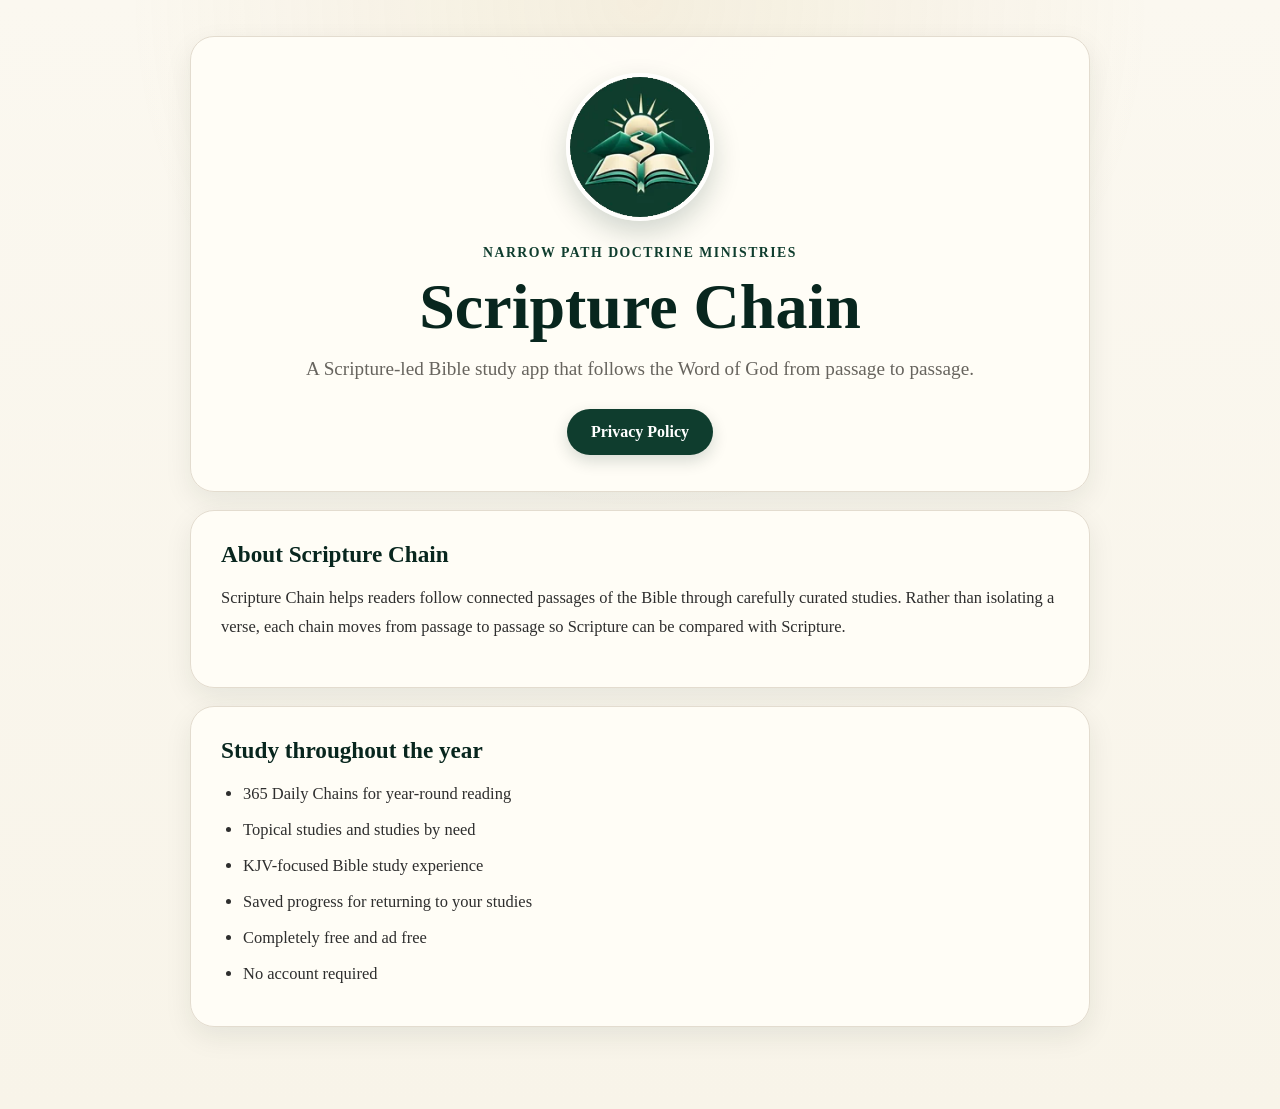
<file: index.html>
<!DOCTYPE html>
<html lang="en">
<head>
  <meta charset="utf-8">
  <meta name="viewport" content="width=device-width, initial-scale=1">
  <meta name="theme-color" content="#0f3d2e">
  <title>Scripture Chain</title>
  <link rel="stylesheet" href="styles.css">
</head>
<body>
  <main class="page">
    <section class="card hero">
      <img class="app-icon" src="scripture-chain-icon.webp" alt="Scripture Chain icon">
      <p class="eyebrow">Narrow Path Doctrine Ministries</p>
      <h1>Scripture Chain</h1>
      <p class="lead">A Scripture-led Bible study app that follows the Word of God from passage to passage.</p>
      <div class="actions">
        <a class="button" href="privacy-policy.html">Privacy Policy</a>
      </div>
    </section>

    <section class="card">
      <h2>About Scripture Chain</h2>
      <p>Scripture Chain helps readers follow connected passages of the Bible through carefully curated studies. Rather than isolating a verse, each chain moves from passage to passage so Scripture can be compared with Scripture.</p>
    </section>

    <section class="card">
      <h2>Study throughout the year</h2>
      <ul>
        <li>365 Daily Chains for year-round reading</li>
        <li>Topical studies and studies by need</li>
        <li>KJV-focused Bible study experience</li>
        <li>Saved progress for returning to your studies</li>
        <li>Completely free and ad free</li>
        <li>No account required</li>
      </ul>
    </section>
  </main>
</body>
</html>
</file>
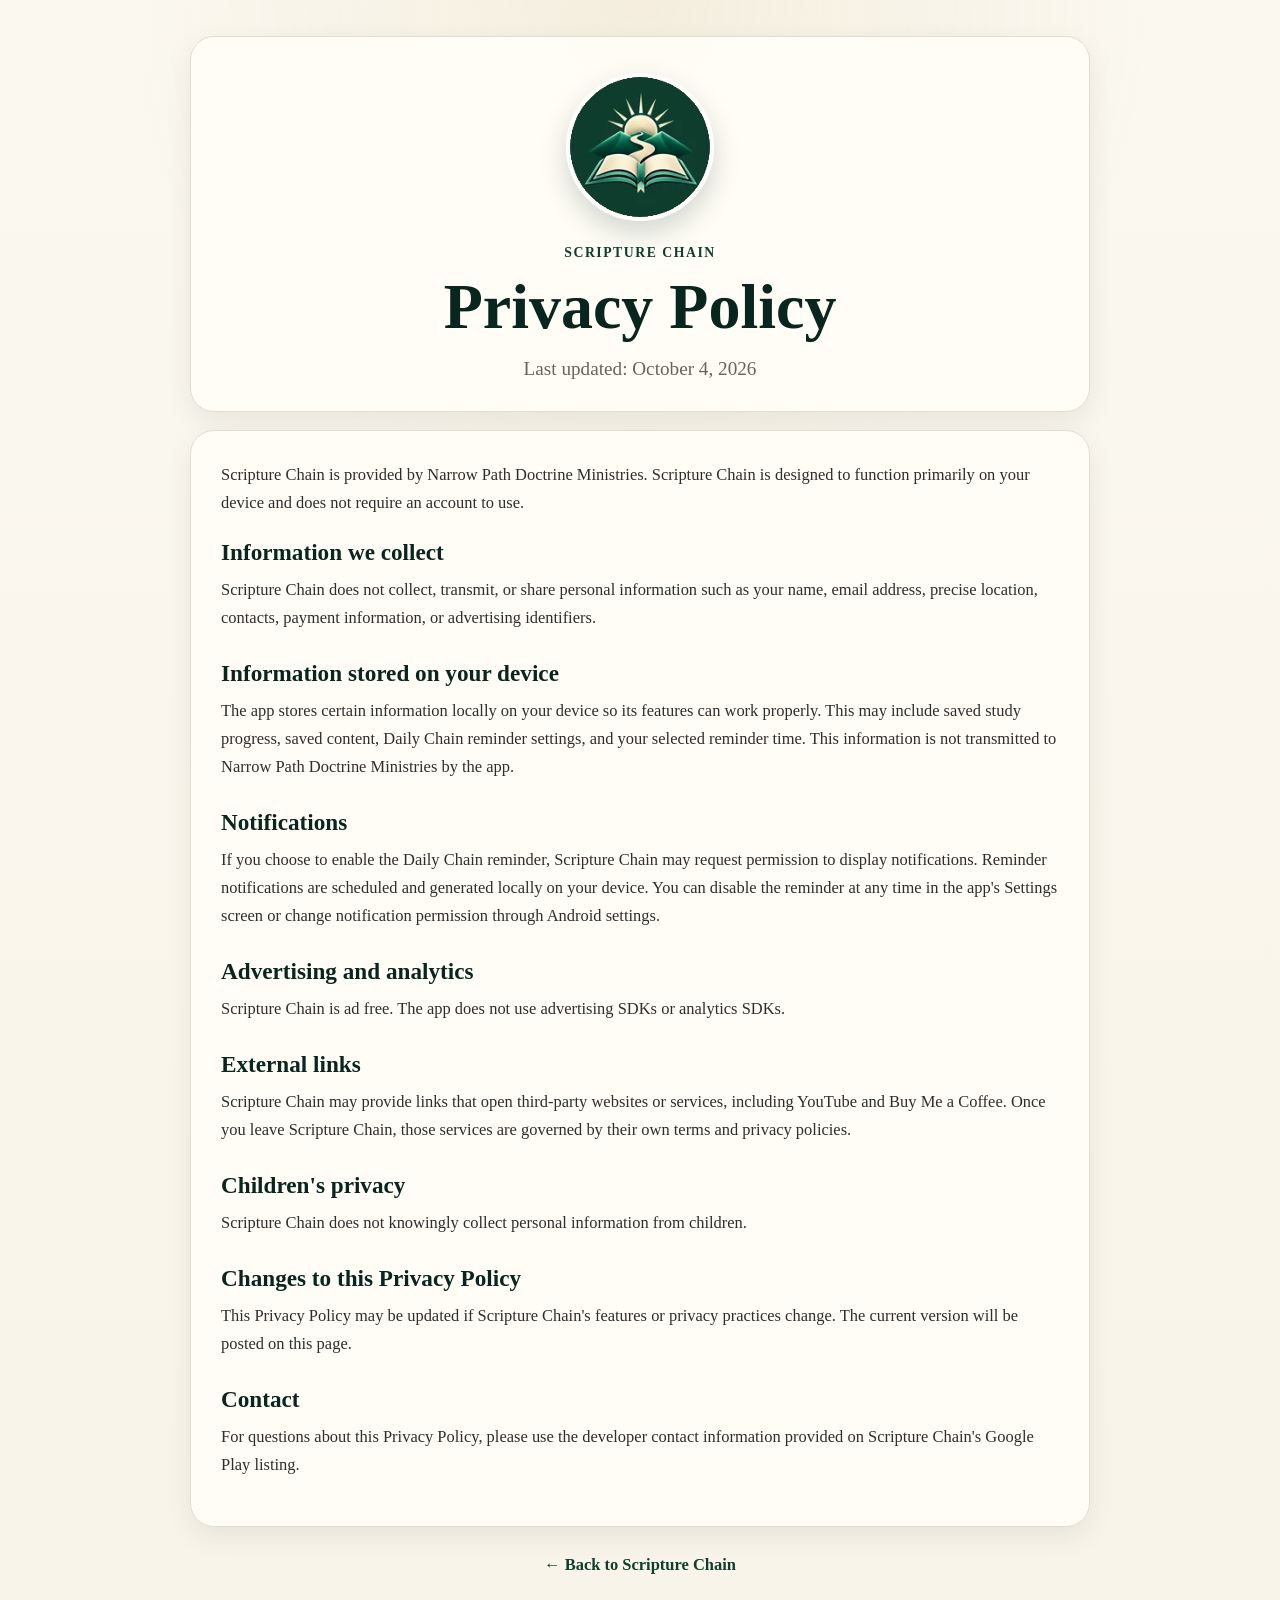
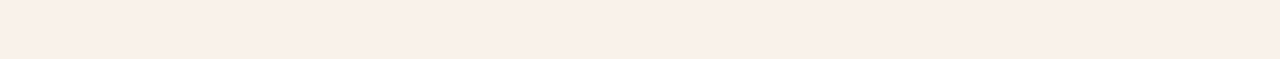
<file: privacy-policy.html>
<!DOCTYPE html>
<html lang="en">
<head>
  <meta charset="utf-8">
  <meta name="viewport" content="width=device-width, initial-scale=1">
  <meta name="theme-color" content="#0f3d2e">
  <title>Privacy Policy — Scripture Chain</title>
  <link rel="stylesheet" href="styles.css">
</head>
<body>
  <main class="page">
    <section class="card hero small-hero">
      <img class="app-icon" src="scripture-chain-icon.webp" alt="Scripture Chain icon">
      <p class="eyebrow">Scripture Chain</p>
      <h1>Privacy Policy</h1>
      <p class="lead">Last updated: October 4, 2026</p>
    </section>

    <section class="card policy">
      <p>Scripture Chain is provided by Narrow Path Doctrine Ministries. Scripture Chain is designed to function primarily on your device and does not require an account to use.</p>

      <h2>Information we collect</h2>
      <p>Scripture Chain does not collect, transmit, or share personal information such as your name, email address, precise location, contacts, payment information, or advertising identifiers.</p>

      <h2>Information stored on your device</h2>
      <p>The app stores certain information locally on your device so its features can work properly. This may include saved study progress, saved content, Daily Chain reminder settings, and your selected reminder time. This information is not transmitted to Narrow Path Doctrine Ministries by the app.</p>

      <h2>Notifications</h2>
      <p>If you choose to enable the Daily Chain reminder, Scripture Chain may request permission to display notifications. Reminder notifications are scheduled and generated locally on your device. You can disable the reminder at any time in the app's Settings screen or change notification permission through Android settings.</p>

      <h2>Advertising and analytics</h2>
      <p>Scripture Chain is ad free. The app does not use advertising SDKs or analytics SDKs.</p>

      <h2>External links</h2>
      <p>Scripture Chain may provide links that open third-party websites or services, including YouTube and Buy Me a Coffee. Once you leave Scripture Chain, those services are governed by their own terms and privacy policies.</p>

      <h2>Children's privacy</h2>
      <p>Scripture Chain does not knowingly collect personal information from children.</p>

      <h2>Changes to this Privacy Policy</h2>
      <p>This Privacy Policy may be updated if Scripture Chain's features or privacy practices change. The current version will be posted on this page.</p>

      <h2>Contact</h2>
      <p>For questions about this Privacy Policy, please use the developer contact information provided on Scripture Chain's Google Play listing.</p>
    </section>

    <p class="back-link"><a href="index.html">← Back to Scripture Chain</a></p>
  </main>
</body>
</html>
</file>
<file: styles.css>
:root {
  --evergreen: #0f3d2e;
  --evergreen-dark: #08261e;
  --gold: #c9a962;
  --parchment: #f8f4e9;
  --soft: #fffdf7;
  --ink: #2e2e2e;
  --muted: #67645e;
  --line: #e3dccf;
}

* { box-sizing: border-box; }

html { background: var(--parchment); }

body {
  margin: 0;
  font-family: Georgia, "Times New Roman", serif;
  background:
    radial-gradient(circle at top, rgba(201,169,98,.13), transparent 32rem),
    linear-gradient(180deg, #fbf8f0 0%, var(--parchment) 100%);
  color: var(--ink);
  min-height: 100vh;
}

.page {
  width: min(900px, calc(100% - 32px));
  margin: 0 auto;
  padding: 36px 0 64px;
}

.card {
  background: rgba(255,253,247,.97);
  border: 1px solid var(--line);
  border-radius: 24px;
  padding: 30px;
  box-shadow: 0 10px 28px rgba(8,38,30,.08);
  margin-bottom: 18px;
}

.hero {
  text-align: center;
  padding-top: 36px;
  padding-bottom: 36px;
}

.small-hero { padding-bottom: 26px; }

.app-icon {
  width: 148px;
  height: 148px;
  object-fit: cover;
  border-radius: 50%;
  display: block;
  margin: 0 auto 20px;
  box-shadow: 0 12px 28px rgba(8,38,30,.18);
  border: 4px solid rgba(255,255,255,.76);
}

.eyebrow {
  margin: 0 0 10px;
  color: var(--evergreen);
  letter-spacing: .11em;
  text-transform: uppercase;
  font-size: .86rem;
  font-weight: 700;
}

h1, h2 {
  color: var(--evergreen-dark);
  margin-top: 0;
}

h1 {
  font-size: clamp(2.4rem, 7vw, 4rem);
  line-height: 1.03;
  margin-bottom: 14px;
}

h2 {
  font-size: 1.45rem;
  margin-bottom: 10px;
}

p, li {
  font-size: 1.03rem;
  line-height: 1.7;
}

.lead {
  font-size: 1.2rem;
  line-height: 1.6;
  max-width: 680px;
  margin: 0 auto;
  color: var(--muted);
}

.actions { margin-top: 24px; }

.button {
  display: inline-block;
  padding: 14px 24px;
  border-radius: 999px;
  background: var(--evergreen);
  color: #fff;
  text-decoration: none;
  font-weight: 700;
  box-shadow: 0 6px 16px rgba(8,38,30,.16);
}

.button:hover,
.button:focus-visible {
  background: var(--evergreen-dark);
}

ul {
  padding-left: 22px;
  margin-bottom: 0;
}

li { margin-bottom: 8px; }

.policy h2 {
  margin-top: 28px;
}

.policy h2:first-of-type { margin-top: 22px; }

.policy p { margin-top: 0; }

.back-link {
  text-align: center;
  margin-top: 24px;
}

.back-link a {
  color: var(--evergreen);
  text-decoration: none;
  font-weight: 700;
}

.back-link a:hover,
.back-link a:focus-visible {
  text-decoration: underline;
}

@media (max-width: 640px) {
  .page {
    width: min(100% - 20px, 900px);
    padding-top: 20px;
    padding-bottom: 40px;
  }

  .card {
    padding: 22px;
    border-radius: 20px;
  }

  .hero { padding-top: 28px; }

  .app-icon {
    width: 120px;
    height: 120px;
  }
}
</file>
